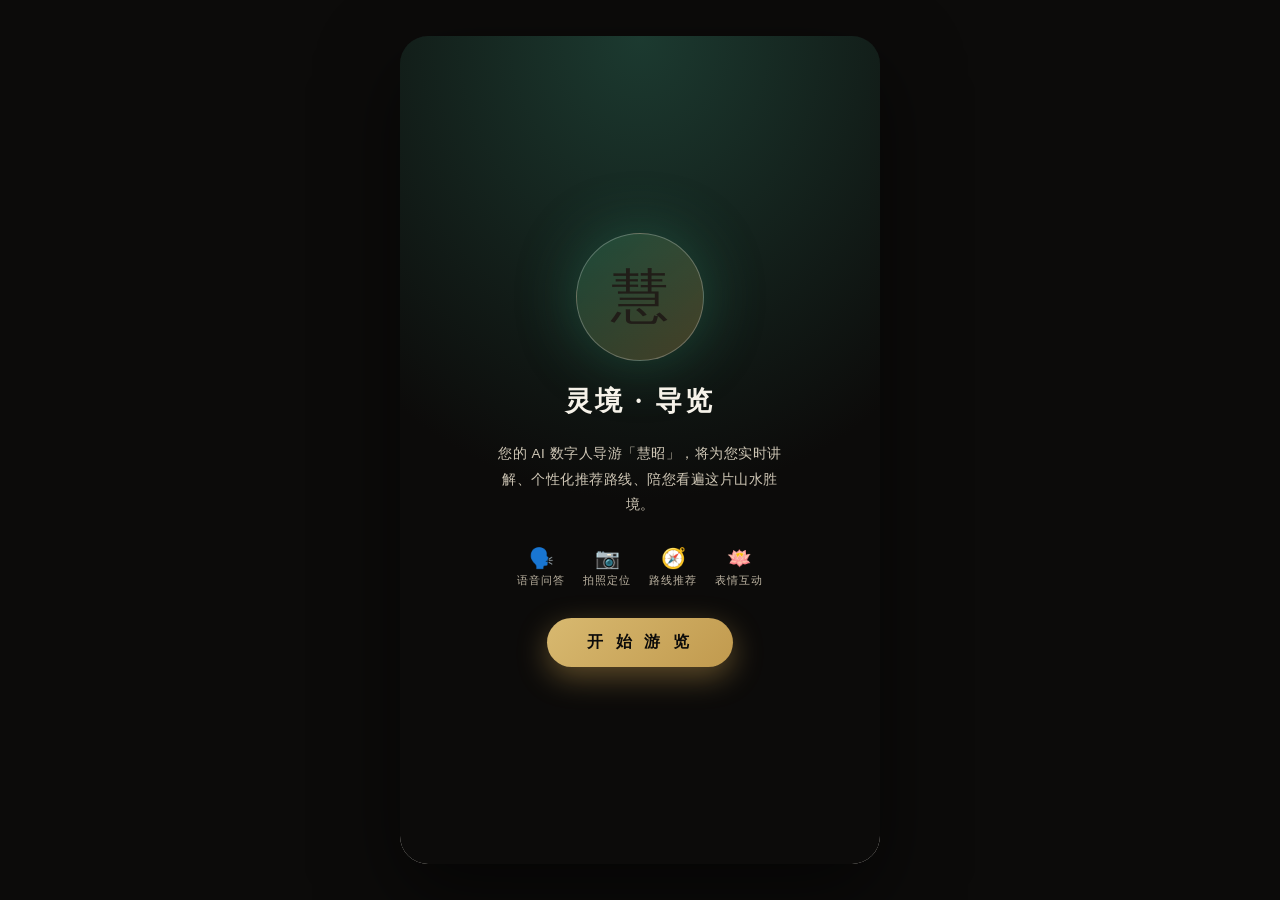
<file: app.html>
<!DOCTYPE html>
<html lang="zh-CN">
<head>
<meta charset="UTF-8">
<meta name="viewport" content="width=device-width, initial-scale=1.0, maximum-scale=1.0, user-scalable=no, viewport-fit=cover">
<title>灵境·导览 — AI 数字人导游</title>
<style>
  :root{
    --ink:#211d18; --ink2:#5b5347; --paper:#f6f2e9; --paper2:#efe9db;
    --jade:#2f8f6b; --jade-d:#247257; --gold:#c19a4e; --gold-l:#d8b970;
    --line:rgba(33,29,24,.10); --glass:rgba(255,255,255,.62); --glass-d:rgba(28,24,20,.42);
    --shadow:0 8px 30px rgba(33,29,24,.16); --r:18px;
  }
  *{box-sizing:border-box;-webkit-tap-highlight-color:transparent;margin:0;padding:0;}
  html,body{height:100%;}
  body{
    font-family:-apple-system,BlinkMacSystemFont,"PingFang SC","Noto Sans SC","Microsoft YaHei",sans-serif;
    color:var(--ink); background:#0c0b0a; overflow:hidden;
    display:flex; align-items:center; justify-content:center;
  }
  .serif{font-family:"Songti SC","Noto Serif SC",Georgia,"Times New Roman",serif;}
  /* 手机外的桌面：居中竖屏画框，演示更精致 */
  .app{position:relative; width:100%; height:100%; max-width:480px; height:100dvh; max-height:100dvh;
       overflow:hidden; background:#111;}
  @media(min-width:520px){ .app{height:92vh; max-height:920px; border-radius:28px; box-shadow:0 30px 80px rgba(0,0,0,.55);} }

  /* ── 数字人主视觉（全屏背景视频）── */
  #video{position:absolute; inset:0; width:100%; height:100%; object-fit:cover; background:#0c0b0a; z-index:0;}
  .scrim{position:absolute; inset:0; z-index:1; pointer-events:none;
    background:linear-gradient(180deg, rgba(12,11,10,.55) 0%, rgba(12,11,10,0) 22% 60%, rgba(12,11,10,.78) 100%);}

  /* ── 顶栏（玻璃）── */
  .top{position:absolute; top:0; left:0; right:0; z-index:5; padding:calc(env(safe-area-inset-top) + 12px) 14px 12px;
       display:flex; align-items:center; gap:10px;}
  .brand{display:flex; align-items:center; gap:8px; color:#fff; text-shadow:0 1px 8px rgba(0,0,0,.4);}
  .brand .logo{width:30px;height:30px;border-radius:9px;display:grid;place-items:center;font-size:17px;
    background:linear-gradient(135deg,var(--jade),var(--jade-d)); box-shadow:0 3px 10px rgba(47,143,107,.5);}
  .brand b{font-size:16px; letter-spacing:.5px;}
  .brand small{display:block;font-size:10px;opacity:.85;font-weight:400;letter-spacing:2px;}
  .seg{margin-left:auto; display:flex; gap:6px;}
  .chip-sel{position:relative;}
  .chip-sel select{appearance:none; border:none; outline:none; cursor:pointer;
    background:var(--glass); backdrop-filter:blur(12px); -webkit-backdrop-filter:blur(12px);
    color:var(--ink); font-size:12.5px; font-weight:600; padding:7px 26px 7px 12px; border-radius:20px;
    box-shadow:var(--shadow);}
  .chip-sel::after{content:"▾"; position:absolute; right:10px; top:50%; transform:translateY(-50%);
    pointer-events:none; font-size:10px; color:var(--ink2);}

  .status{position:absolute; top:calc(env(safe-area-inset-top) + 56px); left:14px; z-index:5;
    display:flex; align-items:center; gap:6px; font-size:11px; color:#fff; opacity:.9;
    background:rgba(0,0,0,.35); padding:4px 10px; border-radius:20px; backdrop-filter:blur(6px);}
  .dot{width:7px;height:7px;border-radius:50%;background:#e0573e;}
  .dot.on{background:#46c08a; box-shadow:0 0 0 4px rgba(70,192,138,.25);}

  /* ── 字幕 + 状态标 ── */
  .caption{position:absolute; left:14px; right:14px; bottom:158px; z-index:4;}
  .tags{display:flex; gap:6px; flex-wrap:wrap; margin-bottom:8px;}
  .tag{font-size:11px; font-weight:600; color:#fff; padding:4px 10px; border-radius:20px;
    background:var(--glass-d); backdrop-filter:blur(8px); display:inline-flex; gap:4px; align-items:center;}
  .tag.loc{background:rgba(193,154,78,.82);}
  .tag.emo{background:rgba(47,143,107,.82);}
  .tag.tm{background:rgba(28,24,20,.62);}
  .bubble{background:var(--glass); backdrop-filter:blur(16px); -webkit-backdrop-filter:blur(16px);
    border:1px solid rgba(255,255,255,.5); border-radius:16px; padding:13px 15px; box-shadow:var(--shadow);
    font-size:15.5px; line-height:1.62; color:var(--ink); max-height:34vh; overflow-y:auto;
    white-space:pre-wrap; word-break:break-word;}
  .bubble.empty{color:var(--ink2); font-size:14.5px;}

  /* ── 底部输入坞 ── */
  .dock{position:absolute; left:0; right:0; bottom:0; z-index:6;
    padding:10px 12px calc(env(safe-area-inset-bottom) + 12px);
    background:linear-gradient(180deg, rgba(246,242,233,0), rgba(246,242,233,.92) 38%);}
  .sugg{display:flex; gap:7px; overflow-x:auto; padding:2px 2px 9px; scrollbar-width:none;}
  .sugg::-webkit-scrollbar{display:none;}
  .sugg button{flex:0 0 auto; border:1px solid var(--line); background:rgba(255,255,255,.85);
    color:var(--ink); font-size:12.5px; font-weight:600; padding:7px 13px; border-radius:20px;
    box-shadow:0 2px 8px rgba(33,29,24,.06); cursor:pointer; transition:.15s;}
  .sugg button:active{transform:scale(.95); background:var(--jade); color:#fff; border-color:var(--jade);}
  .bar{display:flex; align-items:center; gap:8px; background:#fff; border-radius:26px; padding:6px 6px 6px 16px;
    box-shadow:0 6px 22px rgba(33,29,24,.14); border:1px solid var(--line);}
  .bar input{flex:1; border:none; outline:none; background:transparent; font-size:15.5px; color:var(--ink); min-width:0;}
  .bar input::placeholder{color:#9c9384;}
  .icon{width:40px;height:40px;flex:0 0 auto;border:none;border-radius:50%;display:grid;place-items:center;
    font-size:19px;cursor:pointer;background:var(--paper2);color:var(--ink);transition:.15s;}
  .icon:disabled{opacity:.4;}
  .icon:active{transform:scale(.92);}
  .icon.go{background:linear-gradient(135deg,var(--jade),var(--jade-d));color:#fff;width:46px;height:46px;font-size:20px;
    box-shadow:0 4px 14px rgba(47,143,107,.5);}
  .icon.mic.recording{background:#e0573e;color:#fff;animation:pulse 1s infinite;}
  .icon.mic.recognizing{background:var(--gold);color:#fff;}
  @keyframes pulse{0%,100%{box-shadow:0 0 0 0 rgba(224,87,62,.5)}50%{box-shadow:0 0 0 9px rgba(224,87,62,0)}}

  /* 浮动：行程游记 */
  .fab{position:absolute; right:14px; bottom:182px; z-index:6; width:48px; height:48px; border-radius:50%;
    border:none; background:var(--glass); backdrop-filter:blur(12px); box-shadow:var(--shadow);
    font-size:21px; display:grid; place-items:center; cursor:pointer;}
  .fab:active{transform:scale(.92);}

  /* ── 开场封面 ── */
  .cover{position:absolute; inset:0; z-index:20; background:radial-gradient(120% 80% at 50% 0%, #1c3a30, #0c0b0a 70%);
    display:flex; flex-direction:column; align-items:center; justify-content:center; gap:22px; text-align:center; padding:30px;}
  .cover .ring{width:128px;height:128px;border-radius:50%;display:grid;place-items:center;font-size:58px;
    background:linear-gradient(135deg, rgba(47,143,107,.35), rgba(193,154,78,.3));
    border:1px solid rgba(255,255,255,.25); box-shadow:0 0 60px rgba(47,143,107,.4);}
  .cover h1{color:#f6f2e9; font-size:27px; letter-spacing:3px; font-weight:700;}
  .cover p{color:#cfc7b6; font-size:13.5px; line-height:1.9; max-width:300px; letter-spacing:.5px;}
  .cover .start{margin-top:8px; border:none; cursor:pointer; color:#0c0b0a; font-size:16px; font-weight:700;
    padding:14px 40px; border-radius:30px; letter-spacing:4px;
    background:linear-gradient(135deg,var(--gold-l),var(--gold)); box-shadow:0 10px 30px rgba(193,154,78,.45);}
  .cover .feats{display:flex; gap:18px; color:#bdb4a2; font-size:11px; margin-top:6px;}
  .cover .feats span{display:flex;flex-direction:column;align-items:center;gap:4px;font-size:20px;}
  .cover .feats small{font-size:10.5px;letter-spacing:1px;}
  .spin{display:none; color:#cfc7b6; font-size:13px; align-items:center; gap:8px;}
  .spin .l{width:16px;height:16px;border:2px solid rgba(255,255,255,.25);border-top-color:var(--gold-l);
    border-radius:50%;animation:rot .8s linear infinite;}
  @keyframes rot{to{transform:rotate(360deg)}}

  /* ── 行程游记弹层 ── */
  .sheet-mask{position:absolute; inset:0; z-index:30; background:rgba(12,11,10,.5); backdrop-filter:blur(3px);
    display:none; align-items:flex-end;}
  .sheet-mask.show{display:flex;}
  .sheet{width:100%; background:var(--paper); border-radius:24px 24px 0 0; padding:8px 18px calc(env(safe-area-inset-bottom) + 22px);
    max-height:80%; overflow-y:auto; box-shadow:0 -10px 40px rgba(0,0,0,.3);}
  .sheet .grip{width:40px;height:4px;border-radius:4px;background:#d8d0bf;margin:8px auto 14px;}
  .sheet h3{font-size:20px; text-align:center; margin-bottom:4px; letter-spacing:1px;}
  .sheet .sub{font-size:12px;color:var(--ink2);text-align:center;margin-bottom:16px;}
  .sheet .body{font-size:15px;line-height:1.85;color:var(--ink);white-space:pre-wrap;}
  .toast{position:absolute;left:50%;bottom:230px;transform:translateX(-50%);z-index:40;
    background:rgba(28,24,20,.9);color:#fff;font-size:13px;padding:9px 16px;border-radius:20px;
    opacity:0;transition:.3s;pointer-events:none;}
  .toast.show{opacity:1;}
</style>
</head>
<body>
<div class="app">
  <video id="video" autoplay playsinline></video>
  <div class="scrim"></div>

  <!-- 顶栏 -->
  <div class="top">
    <div class="brand">
      <span class="logo">🪷</span>
      <div><b class="serif">灵境·导览</b><small>SMART GUIDE</small></div>
    </div>
    <div class="seg">
      <span class="chip-sel"><select id="scenic" onchange="onScenic()">
        <option value="lingshan">灵山胜境</option>
        <option value="nihuawan">拈花湾</option>
        <option value="xihu">西湖</option>
        <option value="huangshan">黄山</option>
        <option value="gugong">故宫</option>
      </select></span>
      <span class="chip-sel"><select id="grp">
        <option value="adult">独自/成人</option>
        <option value="family_kids">亲子同行</option>
        <option value="senior">陪伴长辈</option>
        <option value="couple">情侣出游</option>
      </select></span>
    </div>
  </div>
  <div class="status"><span class="dot" id="dot"></span><span id="stat">未连接</span></div>

  <!-- 行程游记 -->
  <button class="fab" id="fab" onclick="openTrip()" disabled title="生成电子游记">📔</button>

  <!-- 字幕区 -->
  <div class="caption">
    <div class="tags" id="tags"></div>
    <div class="bubble empty" id="reply">连接后，慧昭会主动与您打招呼。可语音、打字提问，或拍照让我帮您定位讲解。</div>
  </div>

  <!-- 底部输入坞 -->
  <div class="dock">
    <div class="sugg" id="sugg"></div>
    <div class="bar">
      <input id="msg" placeholder="问点什么…" onkeydown="if(event.key==='Enter')ask()">
      <button class="icon cam" id="cam" onclick="$('camfile').click()" disabled title="拍照定位">📷</button>
      <button class="icon mic" id="mic" onclick="toggleVoice()" disabled title="语音提问">🎤</button>
      <button class="icon go" id="send" onclick="ask()" disabled title="发送">➤</button>
    </div>
    <input type="file" id="camfile" accept="image/*" capture="environment" style="display:none" onchange="onPhoto(this.files[0])">
  </div>

  <!-- 开场封面 -->
  <div class="cover" id="cover">
    <div class="ring serif">慧</div>
    <h1 class="serif">灵境 · 导览</h1>
    <p>您的 AI 数字人导游「慧昭」，将为您实时讲解、个性化推荐路线、陪您看遍这片山水胜境。</p>
    <div class="feats">
      <span>🗣️<small>语音问答</small></span>
      <span>📷<small>拍照定位</small></span>
      <span>🧭<small>路线推荐</small></span>
      <span>🪷<small>表情互动</small></span>
    </div>
    <button class="start" id="startBtn" onclick="connect()">开 始 游 览</button>
    <div class="spin" id="spin"><span class="l"></span><span id="spinTxt">正在唤醒慧昭…</span></div>
  </div>

  <div class="toast" id="toast"></div>

  <!-- 行程游记弹层 -->
  <div class="sheet-mask" id="tripMask" onclick="if(event.target===this)this.classList.remove('show')">
    <div class="sheet">
      <div class="grip"></div>
      <h3 class="serif">📔 我的电子游记</h3>
      <div class="sub" id="tripSub">慧昭为您记录这趟旅程</div>
      <div class="body" id="tripBody">生成中…</div>
    </div>
  </div>
</div>

<script>
const $=id=>document.getElementById(id);
const HOST=location.hostname;
const BR='http://'+HOST+':9000';           // 桥接层
const FLV=BR+'/stream.flv';                 // 经桥接反代的 HTTP-FLV（带 CORS）
const sessionid='0';                        // RTMP 单路固定 sessionid
let player=null, connected=false;

const scenicName={lingshan:'灵山胜境',nihuawan:'拈花湾',xihu:'西湖',huangshan:'黄山',gugong:'故宫'};
const SUGG=[
  {t:'这里有什么必看的',q:'这个景区有哪些必看的景点和看点？'},
  {t:'帮我推荐路线',q:'请根据我的同行情况，帮我推荐一条游览路线。'},
  {t:'讲个历史故事',q:'给我讲一个这里的历史文化故事吧。'},
  {t:'现在人多吗',q:'现在景区人多吗？怎么错开人流高峰？'},
  {t:'附近吃什么',q:'附近有什么特色美食或值得一试的小吃？'},
];
function renderSugg(){ $('sugg').innerHTML=SUGG.map((s,i)=>`<button onclick="quick(${i})">${s.t}</button>`).join(''); }
function quick(i){ $('msg').value=SUGG[i].q; ask(); }
function gt(){ return $('grp').value; }
function sc(){ return $('scenic').value; }

function setStatus(t,on){ $('stat').textContent=t; $('dot').className='dot'+(on?' on':''); }
function toast(t){ const e=$('toast'); e.textContent=t; e.classList.add('show'); setTimeout(()=>e.classList.remove('show'),1900); }
function setTags(html){ $('tags').innerHTML=html; }
function showReply(t,empty){ const r=$('reply'); r.textContent=t; r.classList.toggle('empty',!!empty); }

// 打字机揭示（让最终回复有"在说"的流畅感）
let typer=null;
function typeReply(text){
  if(typer) clearInterval(typer);
  const r=$('reply'); r.classList.remove('empty'); r.textContent='';
  let i=0; typer=setInterval(()=>{ r.textContent=text.slice(0,i++); r.scrollTop=r.scrollHeight;
    if(i>text.length){ clearInterval(typer); typer=null; } }, 22);
}

// ── 连接：mpegts.js 播 HTTP-FLV ──
function connect(){
  $('startBtn').style.display='none'; $('spin').style.display='flex'; setStatus('连接中…',false);
  if(window.mpegts){ startPlay(); return; }
  const s=document.createElement('script');
  s.src='http://'+HOST+':8010/mpegts-1.7.3.min.js';
  s.onload=startPlay;
  s.onerror=()=>{ $('spinTxt').textContent='播放器加载失败，请重试'; $('startBtn').style.display='block'; $('spin').style.display='none'; };
  document.head.appendChild(s);
}
function startPlay(){
  if(!window.mpegts||!mpegts.isSupported()){ $('spinTxt').textContent='浏览器不支持，请用 Chrome/微信'; return; }
  player=mpegts.createPlayer({type:'flv',url:FLV,isLive:true,enableStashBuffer:false});
  player.attachMediaElement($('video'));
  player.load();
  player.play().then(()=>{ $('video').muted=false; }).catch(()=>{});
  connected=true; setStatus('已连接 '+scenicName[sc()],true);
  ['send','mic','cam','fab'].forEach(id=>$(id).disabled=false);
  setTimeout(()=>{ $('cover').style.display='none'; }, 700);
  setTimeout(greet, 1600);
}

// ── 主动迎宾 ──
let greeted=false;
async function greet(){
  if(greeted) return; greeted=true;
  try{
    const g=await (await fetch(`/trip/greeting?scenic_id=${sc()}&group_type=${gt()}`)).json();
    if(g.text){ setTags('<span class="tag emo">🪷 主动迎宾</span>'); typeReply(g.text);
      drive('/live/say',{sessionid,text:g.text,scenic_id:sc()}); }
  }catch(e){}
}
function drive(path,body){ return fetch(BR+path,{method:'POST',headers:{'Content-Type':'application/json'},body:JSON.stringify(body)}).catch(()=>{}); }

// ── 提问 → 桥接 /live/ask → 数字人开口 ──
let busy=false;
async function ask(){
  const msg=$('msg').value.trim(); if(!msg||busy) return;
  if(!connected){ toast('请先开始游览'); return; }
  busy=true; $('send').disabled=true; setTags('<span class="tag">慧昭思考中…</span>'); showReply('…',true);
  const t0=Date.now();
  try{
    const r=await fetch(BR+'/live/ask',{method:'POST',headers:{'Content-Type':'application/json'},
      body:JSON.stringify({sessionid,message:msg,scenic_id:sc(),group_type:gt()})});
    const d=await r.json();
    if(!r.ok){ showReply('出了点小状况：'+(d.detail||r.status)); return; }
    const dt=((Date.now()-t0)/1000).toFixed(1);
    typeReply(d.reply||'(无回答)');
    setTags(`<span class="tag">${intentLabel(d.intent)}</span><span class="tag emo">${emoLabel(d.emotion)}</span><span class="tag tm">⏱ ${dt}s</span>`);
    $('msg').value='';
  }catch(e){ showReply('网络好像断开了，请重试'); }
  finally{ busy=false; $('send').disabled=false; }
}
const INTENT={qa:'💬 问答',navigation:'🧭 指路',recommend:'✨ 推荐',empathy:'🤝 关怀',chitchat:'😊 闲聊'};
const EMO={happy:'😊 开心',excited:'🤩 兴奋',neutral:'🙂 平静',calm:'🙂 平静',curious:'🤔 好奇',empathetic:'🥰 关切',apologetic:'🙏 抱歉',concerned:'🥺 关切'};
function intentLabel(i){return INTENT[i]||'💬 问答';}
function emoLabel(e){return EMO[e]||'🙂 平静';}

function onScenic(){ if(connected){ setStatus('已连接 '+scenicName[sc()],true); greeted=false; greet(); } }

// ── 语音输入 + 能量 VAD 自动断句 ──
let micState='idle',mediaStream=null,mr=null,chunks=[],audioCtx=null,rafId=null,wantTr=false;
function setMic(s){ micState=s; const b=$('mic'); b.className='icon mic'+(s==='idle'?'':' '+s);
  b.textContent = s==='recognizing'?'⏳':(s==='recording'?'⏺':'🎤'); }
async function toggleVoice(){
  if(micState!=='idle'){ stopVoice(false); return; }
  if(!connected){ toast('请先开始游览'); return; }
  try{ mediaStream=await navigator.mediaDevices.getUserMedia({audio:{noiseSuppression:true,echoCancellation:true}}); }
  catch(e){ toast('麦克风不可用（需 HTTPS 或 localhost）'); return; }
  chunks=[]; wantTr=false; mr=new MediaRecorder(mediaStream);
  mr.ondataavailable=e=>{ if(e.data.size) chunks.push(e.data); }; mr.onstop=onRecStop; mr.start();
  setMic('listening'); toast('请说话，说完自动识别');
  audioCtx=new (window.AudioContext||window.webkitAudioContext)();
  const src=audioCtx.createMediaStreamSource(mediaStream), an=audioCtx.createAnalyser();
  an.fftSize=512; src.connect(an); const buf=new Uint8Array(an.fftSize);
  const VOICE_TH=0.018,MIN_SPEECH=300,SILENCE_HOLD=800,MAX_MS=12000;
  let spoke=false,sStart=0,lastV=performance.now(),t0=performance.now();
  (function loop(){
    if(micState==='idle')return;
    an.getByteTimeDomainData(buf); let sum=0; for(let i=0;i<buf.length;i++){const v=(buf[i]-128)/128;sum+=v*v;}
    const rms=Math.sqrt(sum/buf.length),now=performance.now();
    if(rms>VOICE_TH){ lastV=now; if(!spoke){spoke=true;sStart=now;setMic('recording');} }
    if(spoke&&(now-sStart)>MIN_SPEECH&&(now-lastV)>SILENCE_HOLD){ stopVoice(true); return; }
    if((now-t0)>MAX_MS){ stopVoice(spoke); return; }
    rafId=requestAnimationFrame(loop);
  })();
}
function stopVoice(tr){ wantTr=tr; if(rafId){cancelAnimationFrame(rafId);rafId=null;}
  if(audioCtx){audioCtx.close().catch(()=>{});audioCtx=null;}
  if(mr&&mr.state!=='inactive')mr.stop(); else cleanupMic(); }
function cleanupMic(){ if(mediaStream){mediaStream.getTracks().forEach(t=>t.stop());mediaStream=null;} }
async function onRecStop(){
  cleanupMic();
  if(!wantTr||!chunks.length){ setMic('idle'); return; }
  setMic('recognizing'); setTags('<span class="tag">识别语音…</span>');
  const fd=new FormData(); fd.append('file',new Blob(chunks,{type:'audio/webm'}),'voice.webm'); fd.append('scenic_id',sc());
  try{ const d=await (await fetch('/asr',{method:'POST',body:fd})).json(); setMic('idle');
    if(d.text&&d.text.trim()){ $('msg').value=d.text.trim(); ask(); }
    else { setTags(''); toast('没听清，请再说一次'); } }
  catch(e){ setMic('idle'); toast('识别失败'); }
}

// ── 拍照视觉定位 + 口语指路 ──
async function onPhoto(file){
  if(!file)return; if(!connected){ toast('请先开始游览'); return; }
  $('cam').disabled=true; setTags('<span class="tag">📷 识别画面…</span>'); showReply('正在看您拍的画面…',true);
  const t0=Date.now();
  try{
    const dataUrl=await new Promise((res,rej)=>{const r=new FileReader();r.onload=()=>res(r.result);r.onerror=rej;r.readAsDataURL(file);});
    const b64=dataUrl.slice(dataUrl.indexOf(',')+1); const m=/data:image\/(\w+);/.exec(dataUrl); const fmt=m?m[1]:'jpeg';
    const r=await fetch('/chat/image',{method:'POST',headers:{'Content-Type':'application/json'},
      body:JSON.stringify({session_id:'app',scenic_id:sc(),image_b64:b64,image_format:fmt,
        question:'我面前是什么？帮我定位、讲解，并指引我接下来去哪。'})});
    const d=await r.json();
    if(!r.ok){ showReply('识别出错：'+(d.detail||r.status)); return; }
    const dt=((Date.now()-t0)/1000).toFixed(1);
    typeReply(d.reply||'(无结果)');
    setTags((d.location?`<span class="tag loc">📍 ${d.location}</span>`:'<span class="tag">未定位</span>')
      +`<span class="tag emo">${emoLabel(d.emotion)}</span><span class="tag tm">⏱ ${dt}s</span>`);
    if(d.reply) drive('/live/say',{sessionid,text:d.reply,scenic_id:sc()});
  }catch(e){ showReply('识别失败：'+e.message); }
  finally{ $('cam').disabled=false; $('camfile').value=''; }
}

// ── 行程游记 ──
async function openTrip(){
  $('tripMask').classList.add('show'); $('tripSub').textContent=scenicName[sc()]+' · 慧昭为您记录';
  $('tripBody').textContent='慧昭正在为您回顾这趟旅程…';
  try{
    const d=await (await fetch(`/trip/summary?session_id=app&scenic_id=${sc()}`)).json();
    $('tripBody').textContent=d.summary||d.text||'这趟旅程才刚开始，多和慧昭聊聊、多拍几张照片，游记会更精彩哦～';
  }catch(e){ $('tripBody').textContent='游记生成失败，请稍后再试。'; }
}

renderSugg();
</script>
</body>
</html>
</file>
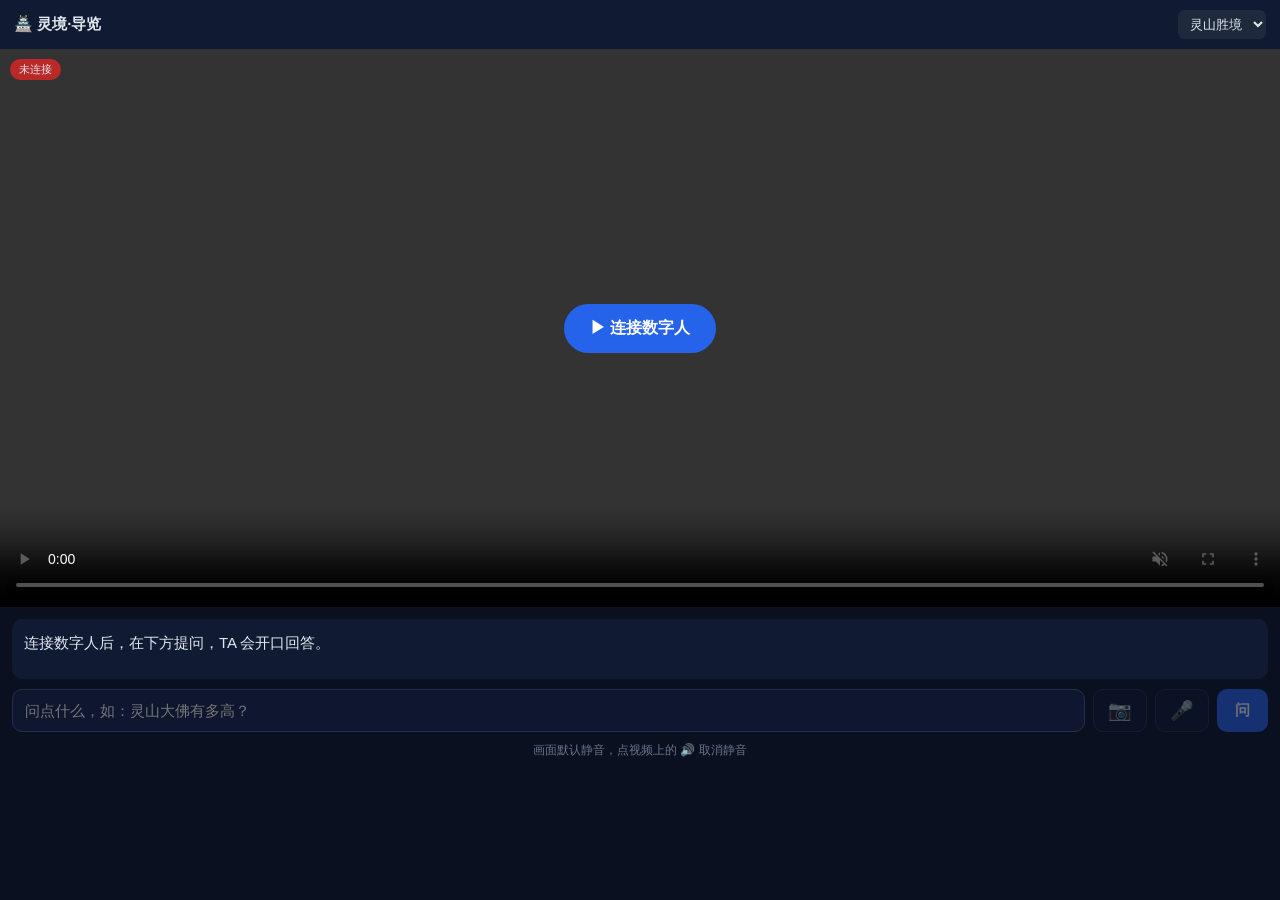
<file: talk.html>
<!DOCTYPE html>
<html lang="zh-CN">
<head>
<meta charset="UTF-8">
<meta name="viewport" content="width=device-width, initial-scale=1.0, maximum-scale=1.0, user-scalable=no">
<title>智游·导览 — 数字人</title>
<style>
  *{box-sizing:border-box;-webkit-tap-highlight-color:transparent;margin:0;padding:0;}
  body{font-family:-apple-system,"PingFang SC",sans-serif;background:#0b1020;color:#e2e8f0;
       min-height:100vh;display:flex;flex-direction:column;}
  header{padding:10px 14px;background:#111a33;display:flex;align-items:center;gap:10px;}
  header b{font-size:15px;}
  header select{margin-left:auto;background:#1e293b;color:#e2e8f0;border:none;padding:6px 8px;border-radius:6px;font-size:13px;}
  .stage{position:relative;background:#000;width:100%;aspect-ratio:9/16;max-height:62vh;overflow:hidden;}
  .stage video{width:100%;height:100%;object-fit:contain;background:#000;}
  .badge{position:absolute;top:10px;left:10px;font-size:11px;padding:3px 9px;border-radius:20px;background:rgba(0,0,0,.55);z-index:2;}
  .badge.on{background:rgba(22,163,74,.85);} .badge.off{background:rgba(220,38,38,.8);}
  .overlay{position:absolute;inset:0;display:flex;align-items:center;justify-content:center;z-index:3;}
  .overlay button{background:#2563eb;color:#fff;border:none;padding:14px 26px;border-radius:30px;font-size:16px;font-weight:700;}
  .pills{position:absolute;bottom:8px;left:8px;right:8px;display:flex;gap:6px;flex-wrap:wrap;z-index:2;}
  .pill{font-size:11px;padding:3px 9px;border-radius:20px;background:rgba(37,99,235,.85);}
  .pill.emo{background:rgba(245,158,11,.85);} .pill.tm{background:rgba(15,23,42,.85);}
  .panel{flex:1;padding:12px;display:flex;flex-direction:column;gap:10px;}
  .reply{background:#111a33;border-radius:10px;padding:12px;font-size:15px;line-height:1.6;min-height:60px;
         white-space:pre-wrap;word-break:break-word;}
  .ask{display:flex;gap:8px;}
  .ask input{flex:1;padding:12px;border:1px solid #243049;border-radius:10px;background:#0f1730;color:#e2e8f0;font-size:15px;}
  .ask button{background:#2563eb;color:#fff;border:none;padding:0 18px;border-radius:10px;font-size:15px;font-weight:600;}
  .ask button:disabled{opacity:.4;}
  .ask button.mic{background:#0f1730;border:1px solid #243049;color:#e2e8f0;padding:0 14px;font-size:19px;}
  .ask button.mic.listening{border-color:#2563eb;background:#13224a;}
  .ask button.mic.recording{background:#dc2626;border-color:#dc2626;color:#fff;animation:pulse 1s infinite;}
  .ask button.mic.recognizing{background:#f59e0b;border-color:#f59e0b;color:#fff;}
  @keyframes pulse{0%,100%{opacity:1}50%{opacity:.45}}
  .hint{font-size:12px;color:#64748b;text-align:center;}
</style>
</head>
<body>
<header>
  <b>🏯 灵境·导览</b>
  <select id="scenic">
    <option value="lingshan">灵山胜境</option>
    <option value="nihuawan">拈花湾</option>
    <option value="xihu">西湖</option>
    <option value="huangshan">黄山</option>
    <option value="gugong">故宫</option>
  </select>
</header>

<div class="stage">
  <video id="video" autoplay playsinline muted controls></video>
  <span class="badge off" id="badge">未连接</span>
  <div class="overlay" id="overlay"><button onclick="connect()">▶ 连接数字人</button></div>
  <div class="pills" id="pills"></div>
</div>

<div class="panel">
  <div class="reply" id="reply">连接数字人后，在下方提问，TA 会开口回答。</div>
  <div class="ask">
    <input id="msg" placeholder="问点什么，如：灵山大佛有多高？" onkeydown="if(event.key==='Enter')ask()">
    <button id="cam" class="mic" onclick="$('camfile').click()" disabled title="拍照定位">📷</button>
    <button id="mic" class="mic" onclick="toggleVoice()" disabled title="语音提问">🎤</button>
    <button id="send" onclick="ask()" disabled>问</button>
  </div>
  <input type="file" id="camfile" accept="image/*" capture="environment" style="display:none" onchange="onPhoto(this.files[0])">
  <div class="hint" id="hint">画面默认静音，点视频上的 🔊 取消静音</div>
</div>

<script>
const $=id=>document.getElementById(id);
const HOST=location.hostname;
const BR='http://'+HOST+':9000';                          // 桥接层
const FLV=BR+'/stream.flv';                                // 经桥接反代的 HTTP-FLV（带 CORS，绕开 SRS 跨源拦截）
const sessionid='0';                                      // RTMP 模式单路固定 sessionid
let player=null;

function setBadge(t,c){ const b=$('badge'); b.textContent=t; b.className='badge '+(c||''); }

// ── 连接：用 mpegts.js 播放 SRS 的 HTTP-FLV 流（绕开 WebRTC）──────
function connect(){
  $('overlay').style.display='none'; setBadge('连接中…','');
  if(window.mpegts){ startPlay(); return; }
  // 从 LiveTalking(:8010) 取 mpegts.js
  const s=document.createElement('script');
  s.src='http://'+HOST+':8010/mpegts-1.7.3.min.js';
  s.onload=startPlay;
  s.onerror=()=>{ setBadge('播放器加载失败','off'); $('overlay').style.display='flex'; };
  document.head.appendChild(s);
}
function startPlay(){
  if(!window.mpegts||!mpegts.isSupported()){ setBadge('浏览器不支持FLV','off'); return; }
  player=mpegts.createPlayer({type:'flv',url:FLV,isLive:true,enableStashBuffer:false});
  player.attachMediaElement($('video'));
  player.load();
  player.play().then(()=>{ $('video').muted=false; }).catch(()=>{});
  setBadge('已连接 ●','on'); $('send').disabled=false; $('mic').disabled=false; $('cam').disabled=false;
  $('hint').textContent='🎤 语音提问 · 📷 拍照定位讲解 · 或打字提问';
  setTimeout(greet, 1500);   // 连上后稍候，让数字人主动开口迎宾
}

// ── 主动迎宾：连接成功后数字人微笑打招呼+自我介绍+邀请 ──────────
let greeted=false;
async function greet(){
  if(greeted) return; greeted=true;
  try{
    const g=await (await fetch(`/trip/greeting?scenic_id=${$('scenic').value}&group_type=adult`)).json();
    if(g.text){
      $('reply').textContent=g.text;
      $('pills').innerHTML='<span class="pill emo">主动迎宾</span>';
      fetch(BR+'/live/say',{method:'POST',headers:{'Content-Type':'application/json'},
        body:JSON.stringify({sessionid,text:g.text,scenic_id:$('scenic').value})}).catch(()=>{});
    }
  }catch(e){/* 迎宾失败不影响主流程 */}
}

// ── 提问 → 桥接 /live/ask → 数字人开口（注入到这路直播流）──────
async function ask(){
  const msg=$('msg').value.trim(); if(!msg) return;
  if(!player){ alert('请先连接数字人'); return; }
  $('send').disabled=true; $('pills').innerHTML=''; $('reply').textContent='思考中…';
  const t0=Date.now();
  try{
    const r=await fetch(BR+'/live/ask',{method:'POST',headers:{'Content-Type':'application/json'},
      body:JSON.stringify({sessionid,message:msg,scenic_id:$('scenic').value})});
    const d=await r.json();
    if(!r.ok){ $('reply').textContent='出错：'+(d.detail||r.status); return; }
    const dt=((Date.now()-t0)/1000).toFixed(1);
    $('reply').textContent=d.reply||'(无回答)';
    $('pills').innerHTML=`<span class="pill">意图 ${d.intent||'-'}</span>`
      +`<span class="pill emo">情绪 ${d.emotion||'-'}</span>`
      +`<span class="pill tm">⏱ ${dt}s</span>`;
    $('msg').value='';
  }catch(e){ $('reply').textContent='请求失败：'+e.message; }
  finally{ $('send').disabled=false; }
}

// ── 语音输入 + VAD 自动断句 ───────────────────────────────────────
// 能量检测 VAD：实时算麦克风音频 RMS，检测到说话→开始计时；
// 说完静音保持 SILENCE_HOLD 毫秒即判定一句话结束→自动停录→转写→自动发问。
// 零依赖、离线可用、移动端兼容（对标 OpenAvatarChat 的 Silero-VAD 角色，能量版）。
let micState='idle', mediaStream=null, mr=null, chunks=[], audioCtx=null, rafId=null, wantTranscribe=false;
function setMic(s){ micState=s; const b=$('mic');
  b.className='mic'+(s==='idle'?'':' '+s);
  b.textContent = s==='recognizing' ? '⏳' : '🎤';
}
async function toggleVoice(){
  if(micState!=='idle'){ stopVoice(false); return; }   // 再点一次 = 取消
  try{
    mediaStream=await navigator.mediaDevices.getUserMedia({audio:{noiseSuppression:true,echoCancellation:true}});
  }catch(e){ alert('麦克风不可用（需 localhost 或 HTTPS 访问）：'+e.message); return; }
  chunks=[]; wantTranscribe=false;
  mr=new MediaRecorder(mediaStream);
  mr.ondataavailable=e=>{ if(e.data.size) chunks.push(e.data); };
  mr.onstop=onRecStop;
  mr.start();
  setMic('listening'); $('hint').textContent='请说话…（说完会自动识别）';

  audioCtx=new (window.AudioContext||window.webkitAudioContext)();
  const src=audioCtx.createMediaStreamSource(mediaStream);
  const an=audioCtx.createAnalyser(); an.fftSize=512; src.connect(an);
  const buf=new Uint8Array(an.fftSize);
  // 阈值与时序（演示环境调过的经验值）
  // SILENCE_HOLD：说完静音多久判定一句结束。500ms 省 ~0.3s 端到端延迟，
  // 适合游客短问句；若出现「话没说完被打断」，调回 650~800。
  const VOICE_TH=0.018, MIN_SPEECH=300, SILENCE_HOLD=500, MAX_MS=12000;
  let spoke=false, speechStart=0, lastVoice=performance.now(), t0=performance.now();
  function loop(){
    if(micState==='idle') return;
    an.getByteTimeDomainData(buf);
    let sum=0; for(let i=0;i<buf.length;i++){ const v=(buf[i]-128)/128; sum+=v*v; }
    const rms=Math.sqrt(sum/buf.length), now=performance.now();
    if(rms>VOICE_TH){ lastVoice=now; if(!spoke){ spoke=true; speechStart=now; setMic('recording'); } }
    if(spoke && (now-speechStart)>MIN_SPEECH && (now-lastVoice)>SILENCE_HOLD){ stopVoice(true); return; }
    if((now-t0)>MAX_MS){ stopVoice(spoke); return; }   // 兜底上限，防卡死
    rafId=requestAnimationFrame(loop);
  }
  rafId=requestAnimationFrame(loop);
}
function stopVoice(transcribe){
  wantTranscribe=transcribe;
  if(rafId){ cancelAnimationFrame(rafId); rafId=null; }
  if(audioCtx){ audioCtx.close().catch(()=>{}); audioCtx=null; }
  if(mr && mr.state!=='inactive'){ mr.stop(); }        // 触发 onRecStop
  else { cleanupMic(); }
}
function cleanupMic(){ if(mediaStream){ mediaStream.getTracks().forEach(t=>t.stop()); mediaStream=null; } }
async function onRecStop(){
  cleanupMic();
  if(!wantTranscribe || !chunks.length){ setMic('idle'); $('hint').textContent='🎤 点麦克风语音提问，或打字提问'; return; }
  setMic('recognizing'); $('hint').textContent='识别中…';
  const fd=new FormData();
  fd.append('file', new Blob(chunks,{type:'audio/webm'}), 'voice.webm');
  fd.append('scenic_id', $('scenic').value);
  try{
    const r=await fetch('/asr',{method:'POST',body:fd});  // 同源 :8000，直接 /asr
    const d=await r.json();
    setMic('idle');
    if(d.text && d.text.trim()){ $('msg').value=d.text.trim(); ask(); }   // 识别成功 → 自动发问
    else { $('reply').textContent='没听清，请再说一次'; $('hint').textContent='🎤 再试一次'; }
  }catch(e){ setMic('idle'); $('reply').textContent='识别失败：'+e.message; }
}
// ── 拍照视觉定位 + 口语指路（创新三 / AR-lite）──────────────────
// 拍照 → /chat/image 出「定位+讲解+指路」文字 + 📍位置 → 桥接 /live/say 让数字人开口说
async function onPhoto(file){
  if(!file) return;
  if(!player){ alert('请先连接数字人'); return; }
  $('cam').disabled=true; $('pills').innerHTML=''; $('reply').textContent='识别画面中…';
  const t0=Date.now();
  try{
    const dataUrl=await new Promise((res,rej)=>{const r=new FileReader();r.onload=()=>res(r.result);r.onerror=rej;r.readAsDataURL(file);});
    const b64=dataUrl.slice(dataUrl.indexOf(',')+1);
    const m=/data:image\/(\w+);/.exec(dataUrl); const fmt=m?m[1]:'jpeg';
    const r=await fetch('/chat/image',{method:'POST',headers:{'Content-Type':'application/json'},
      body:JSON.stringify({session_id:'talk',scenic_id:$('scenic').value,image_b64:b64,image_format:fmt,
        question:'我面前是什么？帮我定位、讲解，并指引我接下来去哪。'})});
    const d=await r.json();
    if(!r.ok){ $('reply').textContent='出错：'+(d.detail||r.status); return; }
    const dt=((Date.now()-t0)/1000).toFixed(1);
    $('reply').textContent=d.reply||'(无结果)';
    $('pills').innerHTML=(d.location?`<span class="pill">📍 ${d.location}</span>`:`<span class="pill emo">未定位</span>`)
      +`<span class="pill emo">情绪 ${d.emotion||'-'}</span>`+`<span class="pill tm">⏱ ${dt}s</span>`;
    if(d.reply){ fetch(BR+'/live/say',{method:'POST',headers:{'Content-Type':'application/json'},
      body:JSON.stringify({sessionid,text:d.reply,scenic_id:$('scenic').value})}).catch(()=>{}); }
  }catch(e){ $('reply').textContent='识别失败：'+e.message; }
  finally{ $('cam').disabled=false; $('camfile').value=''; }
}
</script>
</body>
</html>
</file>
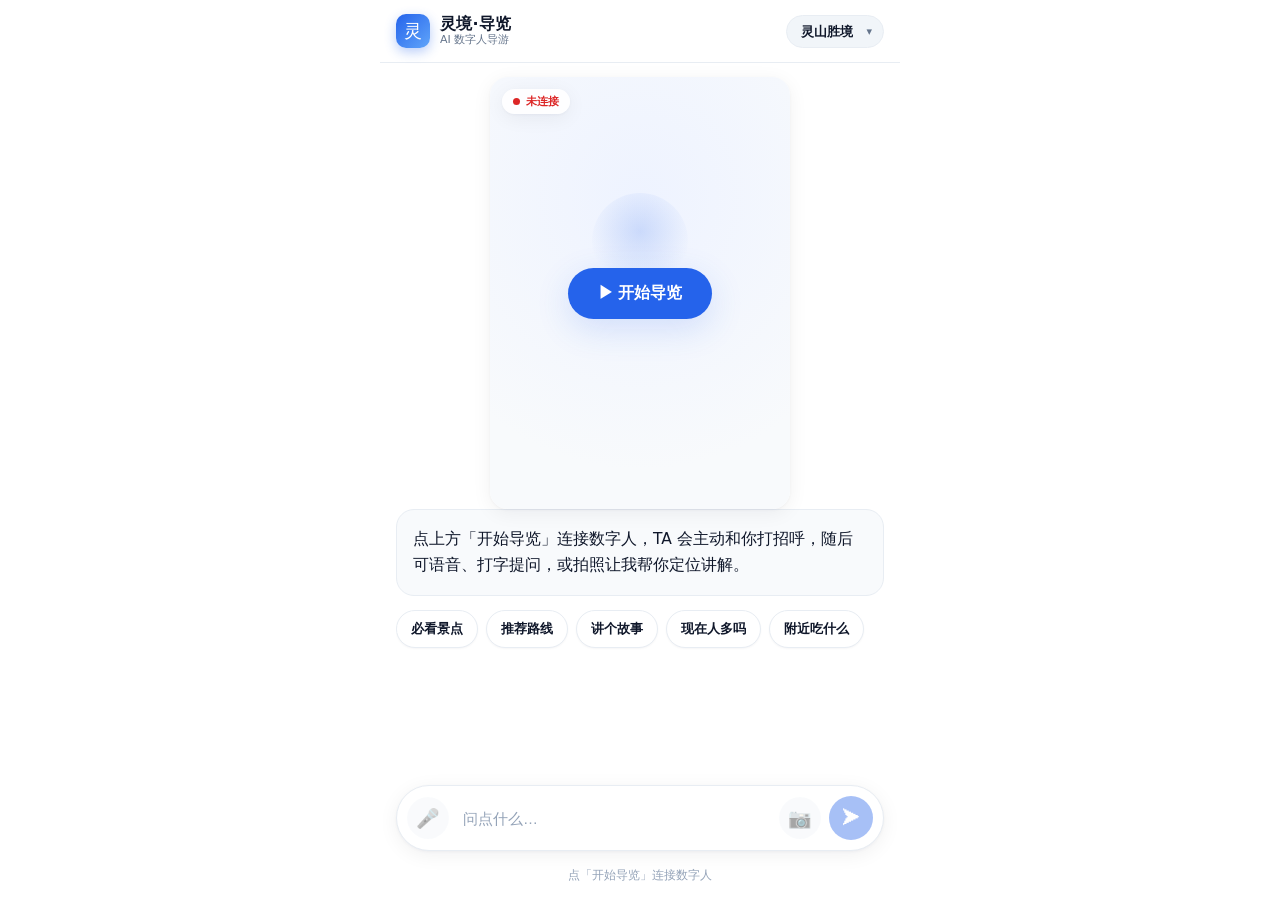
<file: talk_mobile.html>
<!DOCTYPE html>
<html lang="zh-CN">
<head>
<meta charset="UTF-8">
<meta name="viewport" content="width=device-width, initial-scale=1.0, maximum-scale=1.0, user-scalable=no">
<title>智游·导览 — 数字人</title>
<style>
  :root{
    --bg:#FFFFFF; --surface:#F8FAFC; --surface-2:#F1F5F9;
    --text:#0F172A; --text-2:#64748B; --border:#E8EDF3;
    --primary:#2563EB; --primary-ink:#1D4ED8;
    --success:#16A34A; --danger:#DC2626; --amber:#D97706;
    --r:18px; --r-sm:12px; --pill:999px;
    --shadow:0 4px 20px rgba(15,23,42,.06), 0 1px 3px rgba(15,23,42,.04);
    --shadow-lg:0 10px 34px rgba(37,99,235,.16);
  }
  *{box-sizing:border-box;-webkit-tap-highlight-color:transparent;margin:0;padding:0;}
  html,body{height:100%;}
  body{font-family:-apple-system,"PingFang SC",system-ui,sans-serif;background:var(--bg);color:var(--text);
       min-height:100dvh;display:flex;flex-direction:column;max-width:520px;margin:0 auto;
       padding-bottom:env(safe-area-inset-bottom);}

  /* 顶栏 */
  header{position:sticky;top:0;z-index:10;display:flex;align-items:center;gap:10px;
         padding:14px 16px calc(14px) 16px;background:rgba(255,255,255,.86);
         backdrop-filter:saturate(180%) blur(14px);-webkit-backdrop-filter:saturate(180%) blur(14px);
         border-bottom:1px solid var(--border);}
  .logo{width:34px;height:34px;border-radius:10px;flex:none;display:grid;place-items:center;
        background:linear-gradient(135deg,#2563EB,#60A5FA);color:#fff;font-size:18px;
        box-shadow:0 4px 12px rgba(37,99,235,.32);}
  .brand{display:flex;flex-direction:column;line-height:1.15;}
  .brand b{font-size:16px;font-weight:700;letter-spacing:.2px;}
  .brand span{font-size:11px;color:var(--text-2);}
  .scenic{margin-left:auto;position:relative;}
  .scenic select{appearance:none;-webkit-appearance:none;background:var(--surface-2);color:var(--text);
        border:1px solid var(--border);padding:8px 30px 8px 14px;border-radius:var(--pill);
        font-size:13px;font-weight:600;}
  .scenic::after{content:"▾";position:absolute;right:12px;top:50%;transform:translateY(-50%);
        color:var(--text-2);font-size:11px;pointer-events:none;}

  /* 数字人舞台 */
  .stage{position:relative;margin:14px auto 0;border-radius:var(--r);overflow:hidden;
         width:min(78vw,300px);aspect-ratio:9/16;max-height:48dvh;
         background:radial-gradient(120% 90% at 50% 28%,#EEF3FF,#F8FAFC 70%);
         box-shadow:var(--shadow);}
  .stage video{width:100%;height:100%;object-fit:cover;display:block;background:transparent;}
  /* 未连接时舞台中央的占位（柔和品牌感，替代黑框） */
  .stage::before{content:"";position:absolute;left:50%;top:38%;transform:translate(-50%,-50%);
        width:96px;height:96px;border-radius:50%;
        background:radial-gradient(circle at 50% 40%,rgba(37,99,235,.18),rgba(37,99,235,0) 70%);}
  .stage.playing::before{display:none;}
  .badge{position:absolute;top:12px;left:12px;z-index:3;display:inline-flex;align-items:center;gap:6px;
         font-size:11px;font-weight:600;padding:5px 11px;border-radius:var(--pill);
         background:rgba(255,255,255,.92);color:var(--text-2);box-shadow:var(--shadow);}
  .badge::before{content:"";width:7px;height:7px;border-radius:50%;background:var(--text-2);}
  .badge.on{color:var(--success);} .badge.on::before{background:var(--success);box-shadow:0 0 0 3px rgba(22,163,74,.18);}
  .badge.off{color:var(--danger);} .badge.off::before{background:var(--danger);}

  .overlay{position:absolute;inset:0;z-index:4;display:flex;align-items:center;justify-content:center;}
  .overlay button{display:inline-flex;align-items:center;gap:8px;background:var(--primary);color:#fff;border:none;
         padding:15px 30px;border-radius:var(--pill);font-size:16px;font-weight:700;
         box-shadow:var(--shadow-lg);cursor:pointer;transition:transform .15s,box-shadow .15s;}
  .overlay button:active{transform:scale(.96);}

  .pills{position:absolute;left:12px;right:12px;bottom:12px;z-index:3;display:flex;gap:6px;flex-wrap:wrap;}
  .pill{font-size:11px;font-weight:600;padding:5px 10px;border-radius:var(--pill);
        background:rgba(255,255,255,.92);color:var(--primary);box-shadow:var(--shadow);}
  .pill.emo{color:var(--amber);} .pill.tm{color:var(--text-2);}

  /* 内容区 */
  .panel{flex:1;padding:0 16px 16px;display:flex;flex-direction:column;gap:14px;}
  .reply{background:var(--surface);border:1px solid var(--border);border-radius:var(--r);
         padding:16px;font-size:15.5px;line-height:1.7;min-height:72px;color:var(--text);
         white-space:pre-wrap;word-break:break-word;}
  .reply.thinking{color:var(--text-2);}
  .dots span{display:inline-block;width:6px;height:6px;margin:0 2px;border-radius:50%;
        background:var(--text-2);animation:blink 1.2s infinite both;}
  .dots span:nth-child(2){animation-delay:.2s;} .dots span:nth-child(3){animation-delay:.4s;}
  @keyframes blink{0%,80%,100%{opacity:.25;transform:translateY(0);}40%{opacity:1;transform:translateY(-3px);}}

  /* 建议快问 */
  .chips{display:flex;gap:8px;overflow-x:auto;padding-bottom:2px;-webkit-overflow-scrolling:touch;scrollbar-width:none;}
  .chips::-webkit-scrollbar{display:none;}
  .chip{flex:none;font-size:13px;font-weight:600;color:var(--text);background:var(--bg);
        border:1px solid var(--border);padding:9px 14px;border-radius:var(--pill);white-space:nowrap;
        box-shadow:0 1px 2px rgba(15,23,42,.04);cursor:pointer;transition:.15s;}
  .chip:active{background:var(--surface-2);transform:scale(.97);}

  /* 输入坞 */
  .dock{position:sticky;bottom:0;display:flex;align-items:center;gap:8px;
        padding:10px;margin-top:auto;background:var(--bg);border:1px solid var(--border);
        border-radius:var(--pill);box-shadow:var(--shadow);}
  .dock input{flex:1;min-width:0;border:none;background:transparent;color:var(--text);font-size:15px;padding:8px 6px;}
  .dock input::placeholder{color:#94A3B8;}
  .iconbtn{width:42px;height:42px;flex:none;display:grid;place-items:center;border:none;border-radius:50%;
        background:var(--surface-2);color:var(--text);font-size:19px;cursor:pointer;transition:.15s;}
  .iconbtn:disabled{opacity:.4;}
  .iconbtn:active{transform:scale(.92);}
  .iconbtn.listening{background:#DBEAFE;color:var(--primary);}
  .iconbtn.recording{background:var(--danger);color:#fff;animation:pulse 1s infinite;}
  .iconbtn.recognizing{background:#FEF3C7;color:var(--amber);}
  .send{width:44px;height:44px;flex:none;display:grid;place-items:center;border:none;border-radius:50%;
        background:var(--primary);color:#fff;font-size:18px;cursor:pointer;box-shadow:var(--shadow-lg);transition:.15s;}
  .send:disabled{opacity:.4;box-shadow:none;}
  .send:active{transform:scale(.92);}
  @keyframes pulse{0%,100%{opacity:1}50%{opacity:.5}}
  .hint{font-size:12px;color:#94A3B8;text-align:center;padding-top:2px;}
</style>
</head>
<body>
<header>
  <div class="logo">灵</div>
  <div class="brand"><b>灵境·导览</b><span>AI 数字人导游</span></div>
  <div class="scenic">
    <select id="scenic">
      <option value="lingshan">灵山胜境</option>
      <option value="nihuawan">拈花湾</option>
      <option value="xihu">西湖</option>
      <option value="huangshan">黄山</option>
      <option value="gugong">故宫</option>
    </select>
  </div>
</header>

<div class="stage">
  <!-- iOS→HLS 原生 / 安卓→mpegts.js FLV（connect() 内按平台选）-->
  <video id="video" playsinline webkit-playsinline></video>
  <span class="badge off" id="badge">未连接</span>
  <div class="overlay" id="overlay"><button onclick="connect()">▶ 开始导览</button></div>
  <div class="pills" id="pills"></div>
</div>

<div class="panel">
  <div class="reply" id="reply">点上方「开始导览」连接数字人，TA 会主动和你打招呼，随后可语音、打字提问，或拍照让我帮你定位讲解。</div>

  <div class="chips" id="chips">
    <button class="chip" onclick="quickAsk(this)" data-q="这个景区有哪些必看的景点？">必看景点</button>
    <button class="chip" onclick="quickAsk(this)" data-q="帮我推荐一条游览路线">推荐路线</button>
    <button class="chip" onclick="quickAsk(this)" data-q="给我讲一个这里的历史故事">讲个故事</button>
    <button class="chip" onclick="quickAsk(this)" data-q="现在景区人多吗？怎么错峰？">现在人多吗</button>
    <button class="chip" onclick="quickAsk(this)" data-q="附近有什么特色美食？">附近吃什么</button>
  </div>

  <div class="dock">
    <button id="mic" class="iconbtn" onclick="toggleVoice()" disabled title="语音提问">🎤</button>
    <input id="msg" placeholder="问点什么…" onkeydown="if(event.key==='Enter')ask()">
    <button id="cam" class="iconbtn" onclick="$('camfile').click()" disabled title="拍照定位">📷</button>
    <button id="send" class="send" onclick="ask()" disabled>➤</button>
  </div>
  <input type="file" id="camfile" accept="image/*" capture="environment" style="display:none" onchange="onPhoto(this.files[0])">
  <div class="hint" id="hint">点「开始导览」连接数字人</div>
</div>

<script>
const $=id=>document.getElementById(id);
// 全部走同源（经桥接 :9000 反代到各后端）：单源 https，零 mixed-content。
//   /hls/*        → SRS HLS（iOS 原生播放）
//   /stream.flv   → SRS FLV（安卓 mpegts.js 播放）
//   /vendor/mpegts.js → 安卓 FLV 播放器
//   /live/ask|say → 桥接自身
//   /rag/*        → RAG 后端（/asr /trip/greeting /chat/image）
const HLS='/hls/livestream_ios.m3u8';    // iOS HLS：中继流(360x640低分辨率/1s GOP/48kHz)，低延迟+iOS可播
const FLV='/stream.flv';                 // 安卓走 HTTP-FLV（低延迟，<5s 走这条）
const sessionid='0';                    // RTMP 单路固定 sessionid
let started=false, player=null;

// 平台检测：iOS Safari 原生播 HLS、不支持 MSE/FLV；安卓 Chromium 反之。
const isIOS = /iP(hone|ad|od)/.test(navigator.userAgent)
           || (navigator.platform==='MacIntel' && navigator.maxTouchPoints>1);

function setBadge(t,c){ const b=$('badge'); b.textContent=t; b.className='badge '+(c||''); }
function onConnected(){
  started=true; setBadge('已连接 ●','on');
  document.querySelector('.stage').classList.add('playing');
  $('send').disabled=false; $('mic').disabled=false; $('cam').disabled=false;
  $('hint').textContent='🎤 语音提问 · 📷 拍照定位讲解 · 或打字提问';
  setTimeout(greet,1500);
}
function onPlayFail(msg){
  setBadge('播放失败','off'); $('overlay').style.display='flex';
  $('reply').textContent='画面播放失败：'+msg;
}

// ── 连接：iOS 走原生 HLS，安卓走 mpegts.js FLV。均在点击手势里 play()（允许带声音）──
function connect(){
  $('overlay').style.display='none'; setBadge('连接中…','');
  const v=$('video');
  v.onwaiting=()=>setBadge('缓冲中…','');
  v.onplaying=()=>setBadge('已连接 ●','on');
  if(isIOS){
    v.onerror=()=>setBadge('画面错误','off');
    v.src=HLS; v.load();
    v.play().then(onConnected).catch(e=>onPlayFail(e&&e.message||e));
  }else{
    startFlv(v);   // 安卓：动态加载播放器
  }
}
function startFlv(v){
  if(window.mpegts){ playFlv(v); return; }
  const s=document.createElement('script');
  s.src='/vendor/mpegts.js';
  s.onload=()=>playFlv(v);
  s.onerror=()=>onPlayFail('FLV 播放器加载失败');
  document.head.appendChild(s);
}
function playFlv(v){
  if(!window.mpegts||!mpegts.isSupported()){ onPlayFail('浏览器不支持 FLV(MSE)'); return; }
  player=mpegts.createPlayer({type:'flv',url:FLV,isLive:true,enableStashBuffer:false});
  player.attachMediaElement(v);
  player.load();
  player.play().then(onConnected).catch(e=>onPlayFail(e&&e.message||e));
  player.on(mpegts.Events.ERROR,()=>setBadge('画面错误','off'));
}

// ── 主动迎宾 ──────────────────────────────────────────────────────
let greeted=false;
async function greet(){
  if(greeted) return; greeted=true;
  try{
    const g=await (await fetch(`/rag/trip/greeting?scenic_id=${$('scenic').value}&group_type=adult`)).json();
    if(g.text){
      showReply(g.text);
      $('pills').innerHTML='<span class="pill emo">主动迎宾</span>';
      fetch('/live/say',{method:'POST',headers:{'Content-Type':'application/json'},
        body:JSON.stringify({sessionid,text:g.text,scenic_id:$('scenic').value,emotion:g.emotion||'happy'})}).catch(()=>{});
    }
  }catch(e){/* 迎宾失败不影响主流程 */}
}

// 思考态：动画三点
function showThinking(){
  $('reply').classList.add('thinking');
  $('reply').innerHTML='慧昭正在思考 <span class="dots"><span></span><span></span><span></span></span>';
}
function showReply(t){ $('reply').classList.remove('thinking'); $('reply').textContent=t; }

// 建议快问
function quickAsk(el){ $('msg').value=el.dataset.q; ask(); }

// ── 提问 → 桥接 /live/ask → 数字人开口 ────────────────────────────
async function ask(){
  const msg=$('msg').value.trim(); if(!msg) return;
  if(!started){ alert('请先连接数字人'); return; }
  $('send').disabled=true; $('pills').innerHTML=''; showThinking();
  const t0=Date.now();
  try{
    const r=await fetch('/live/ask',{method:'POST',headers:{'Content-Type':'application/json'},
      body:JSON.stringify({sessionid,message:msg,scenic_id:$('scenic').value})});
    const d=await r.json();
    if(!r.ok){ showReply('出错：'+(d.detail||r.status)); return; }
    const dt=((Date.now()-t0)/1000).toFixed(1);
    showReply(d.reply||'(无回答)');
    $('pills').innerHTML=`<span class="pill">意图 ${d.intent||'-'}</span>`
      +`<span class="pill emo">情绪 ${d.emotion||'-'}</span>`
      +`<span class="pill tm">⏱ ${dt}s</span>`;
    $('msg').value='';
  }catch(e){ showReply('请求失败：'+e.message); }
  finally{ $('send').disabled=false; }
}

// ── 语音输入 + 能量 VAD 自动断句 ──────────────────────────────────
let micState='idle', mediaStream=null, mr=null, chunks=[], audioCtx=null, rafId=null, wantTranscribe=false;
function setMic(s){ micState=s; const b=$('mic');
  b.className='iconbtn'+(s==='idle'?'':' '+s);
  b.textContent = s==='recognizing' ? '⏳' : '🎤';
}
async function toggleVoice(){
  if(micState!=='idle'){ stopVoice(false); return; }
  try{
    mediaStream=await navigator.mediaDevices.getUserMedia({audio:{noiseSuppression:true,echoCancellation:true}});
  }catch(e){ alert('麦克风不可用（需 HTTPS 访问）：'+e.message); return; }
  chunks=[]; wantTranscribe=false;
  mr=new MediaRecorder(mediaStream);
  mr.ondataavailable=e=>{ if(e.data.size) chunks.push(e.data); };
  mr.onstop=onRecStop;
  mr.start();
  setMic('listening'); $('hint').textContent='请说话…（说完会自动识别）';

  audioCtx=new (window.AudioContext||window.webkitAudioContext)();
  const src=audioCtx.createMediaStreamSource(mediaStream);
  const an=audioCtx.createAnalyser(); an.fftSize=512; src.connect(an);
  const buf=new Uint8Array(an.fftSize);
  // SILENCE_HOLD 500ms 省 ~0.3s 延迟；若说话被提前打断，调回 650~800
  const VOICE_TH=0.018, MIN_SPEECH=300, SILENCE_HOLD=500, MAX_MS=12000;
  let spoke=false, speechStart=0, lastVoice=performance.now(), t0=performance.now();
  function loop(){
    if(micState==='idle') return;
    an.getByteTimeDomainData(buf);
    let sum=0; for(let i=0;i<buf.length;i++){ const v=(buf[i]-128)/128; sum+=v*v; }
    const rms=Math.sqrt(sum/buf.length), now=performance.now();
    if(rms>VOICE_TH){ lastVoice=now; if(!spoke){ spoke=true; speechStart=now; setMic('recording'); } }
    if(spoke && (now-speechStart)>MIN_SPEECH && (now-lastVoice)>SILENCE_HOLD){ stopVoice(true); return; }
    if((now-t0)>MAX_MS){ stopVoice(spoke); return; }
    rafId=requestAnimationFrame(loop);
  }
  rafId=requestAnimationFrame(loop);
}
function stopVoice(transcribe){
  wantTranscribe=transcribe;
  if(rafId){ cancelAnimationFrame(rafId); rafId=null; }
  if(audioCtx){ audioCtx.close().catch(()=>{}); audioCtx=null; }
  if(mr && mr.state!=='inactive'){ mr.stop(); }
  else { cleanupMic(); }
}
function cleanupMic(){ if(mediaStream){ mediaStream.getTracks().forEach(t=>t.stop()); mediaStream=null; } }
async function onRecStop(){
  cleanupMic();
  if(!wantTranscribe || !chunks.length){ setMic('idle'); $('hint').textContent='🎤 点麦克风语音提问，或打字提问'; return; }
  setMic('recognizing'); $('hint').textContent='识别中…';
  const fd=new FormData();
  fd.append('file', new Blob(chunks,{type:'audio/webm'}), 'voice.webm');
  fd.append('scenic_id', $('scenic').value);
  try{
    const r=await fetch('/rag/asr',{method:'POST',body:fd});
    const d=await r.json();
    setMic('idle');
    if(d.text && d.text.trim()){ $('msg').value=d.text.trim(); ask(); }
    else { showReply('没听清，请再说一次'); $('hint').textContent='🎤 再试一次'; }
  }catch(e){ setMic('idle'); showReply('识别失败：'+e.message); }
}

// ── 拍照视觉定位 + 口语指路 ───────────────────────────────────────
async function onPhoto(file){
  if(!file) return;
  if(!started){ alert('请先连接数字人'); return; }
  $('cam').disabled=true; $('pills').innerHTML=''; $('reply').classList.add('thinking'); $('reply').textContent='识别画面中…';
  const t0=Date.now();
  try{
    const dataUrl=await new Promise((res,rej)=>{const r=new FileReader();r.onload=()=>res(r.result);r.onerror=rej;r.readAsDataURL(file);});
    const b64=dataUrl.slice(dataUrl.indexOf(',')+1);
    const m=/data:image\/(\w+);/.exec(dataUrl); const fmt=m?m[1]:'jpeg';
    const r=await fetch('/rag/chat/image',{method:'POST',headers:{'Content-Type':'application/json'},
      body:JSON.stringify({session_id:'talk',scenic_id:$('scenic').value,image_b64:b64,image_format:fmt,
        question:'我面前是什么？帮我定位、讲解，并指引我接下来去哪。'})});
    const d=await r.json();
    if(!r.ok){ showReply('出错：'+(d.detail||r.status)); return; }
    const dt=((Date.now()-t0)/1000).toFixed(1);
    showReply(d.reply||'(无结果)');
    $('pills').innerHTML=(d.location?`<span class="pill">📍 ${d.location}</span>`:`<span class="pill emo">未定位</span>`)
      +`<span class="pill emo">情绪 ${d.emotion||'-'}</span>`+`<span class="pill tm">⏱ ${dt}s</span>`;
    if(d.reply){ fetch('/live/say',{method:'POST',headers:{'Content-Type':'application/json'},
      body:JSON.stringify({sessionid,text:d.reply,scenic_id:$('scenic').value,emotion:d.emotion||'neutral'})}).catch(()=>{}); }
  }catch(e){ showReply('识别失败：'+e.message); }
  finally{ $('cam').disabled=false; $('camfile').value=''; }
}
</script>
</body>
</html>
</file>
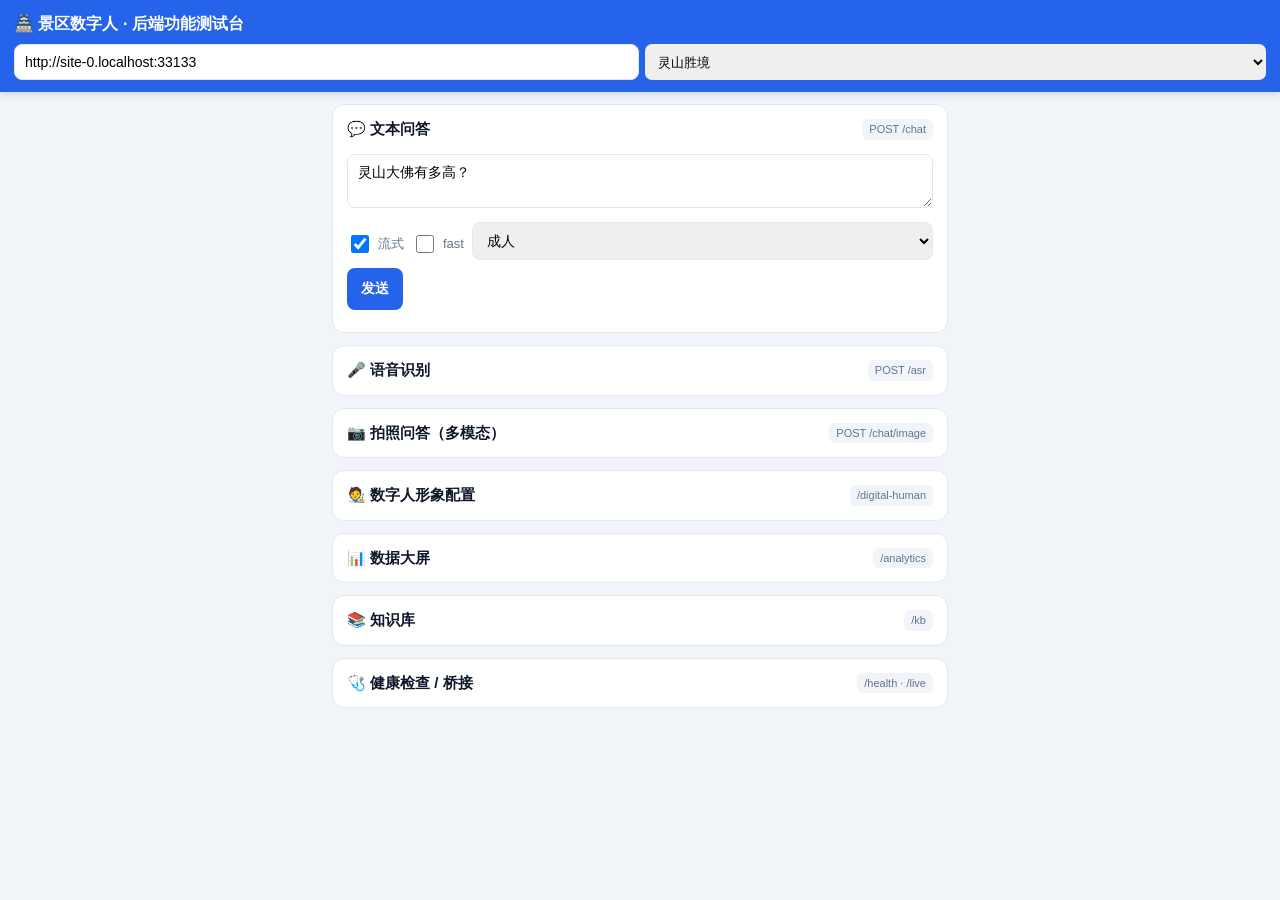
<file: test_mobile.html>
<!DOCTYPE html>
<html lang="zh-CN">
<head>
<meta charset="UTF-8">
<meta name="viewport" content="width=device-width, initial-scale=1.0, maximum-scale=1.0, user-scalable=no">
<title>景区数字人 · 后端功能测试台</title>
<style>
  :root{ --pri:#2563eb; --pri-d:#1e40af; --bg:#f1f5f9; --card:#fff; --line:#e2e8f0; --ok:#16a34a; --err:#dc2626; --muted:#64748b; }
  *{ box-sizing:border-box; -webkit-tap-highlight-color:transparent; }
  body{ margin:0; font-family:-apple-system,"PingFang SC","Microsoft YaHei",sans-serif;
        background:var(--bg); color:#0f172a; font-size:15px; line-height:1.5; padding-bottom:40px; }
  header{ position:sticky; top:0; z-index:10; background:var(--pri); color:#fff; padding:12px 14px;
          box-shadow:0 2px 8px rgba(0,0,0,.15); }
  header h1{ margin:0 0 8px; font-size:16px; font-weight:700; }
  .cfg{ display:flex; gap:6px; flex-wrap:wrap; }
  .cfg input,.cfg select{ flex:1; min-width:120px; padding:7px 9px; border:none; border-radius:7px; font-size:13px; }
  main{ max-width:640px; margin:0 auto; padding:12px; }
  .card{ background:var(--card); border:1px solid var(--line); border-radius:12px; margin-bottom:12px; overflow:hidden; }
  .card>summary{ list-style:none; padding:13px 14px; font-weight:600; cursor:pointer; display:flex;
                 align-items:center; justify-content:space-between; user-select:none; }
  .card>summary::-webkit-details-marker{ display:none; }
  .card>summary .tag{ font-size:11px; color:var(--muted); font-weight:400; background:var(--bg); padding:2px 7px; border-radius:6px; }
  .body{ padding:0 14px 14px; }
  label{ display:block; font-size:12px; color:var(--muted); margin:8px 0 3px; }
  input[type=text],textarea,select{ width:100%; padding:9px 10px; border:1px solid var(--line);
        border-radius:8px; font-size:14px; font-family:inherit; }
  textarea{ resize:vertical; min-height:54px; }
  .row{ display:flex; gap:8px; flex-wrap:wrap; align-items:center; }
  .row>*{ flex:1; }
  button{ background:var(--pri); color:#fff; border:none; padding:10px 14px; border-radius:8px;
          font-size:14px; font-weight:600; cursor:pointer; min-height:42px; }
  button:active{ background:var(--pri-d); }
  button.sec{ background:#fff; color:var(--pri); border:1.5px solid var(--pri); }
  button.rec{ background:var(--err); }
  .chk{ display:flex; align-items:center; gap:6px; flex:0 0 auto; font-size:13px; color:var(--muted); }
  .chk input{ width:18px; height:18px; }
  .out{ margin-top:10px; background:#0f172a; color:#e2e8f0; border-radius:8px; padding:10px 12px;
        font-size:12.5px; white-space:pre-wrap; word-break:break-word; max-height:300px; overflow:auto;
        font-family:ui-monospace,Menlo,Consolas,monospace; display:none; }
  .out.show{ display:block; }
  .pills{ display:flex; gap:6px; flex-wrap:wrap; margin-top:8px; }
  .pill{ font-size:12px; padding:3px 9px; border-radius:20px; background:#e0e7ff; color:var(--pri-d); }
  .pill.emo{ background:#fef3c7; color:#92400e; }
  .hint{ font-size:11.5px; color:var(--muted); margin-top:6px; }
  .grid2{ display:grid; grid-template-columns:1fr 1fr; gap:8px; }
  img.preview{ max-width:100%; border-radius:8px; margin-top:8px; display:none; }
</style>
</head>
<body>
<header>
  <h1>🏯 景区数字人 · 后端功能测试台</h1>
  <div class="cfg">
    <input type="text" id="base" placeholder="API 地址">
    <select id="scenic">
      <option value="lingshan">灵山胜境</option>
      <option value="nihuawan">拈花湾</option>
      <option value="xihu">西湖</option>
      <option value="huangshan">黄山</option>
      <option value="gugong">故宫</option>
    </select>
  </div>
</header>
<main>

  <!-- 文本问答 -->
  <details class="card" open>
    <summary>💬 文本问答 <span class="tag">POST /chat</span></summary>
    <div class="body">
      <textarea id="q" placeholder="问点什么，如：灵山大佛有多高？">灵山大佛有多高？</textarea>
      <div class="row" style="margin-top:8px">
        <label class="chk"><input type="checkbox" id="stream" checked>流式</label>
        <label class="chk"><input type="checkbox" id="fast">fast</label>
        <select id="group" style="flex:2">
          <option value="adult">成人</option>
          <option value="family_kids">亲子</option>
          <option value="senior">老年</option>
          <option value="couple">情侣</option>
        </select>
      </div>
      <button style="margin-top:8px" onclick="ask()">发送</button>
      <div id="chatPills" class="pills"></div>
      <div class="out" id="chatOut"></div>
    </div>
  </details>

  <!-- 语音问答 -->
  <details class="card">
    <summary>🎤 语音识别 <span class="tag">POST /asr</span></summary>
    <div class="body">
      <div class="row">
        <button id="recBtn" onclick="toggleRec()">● 按住录音</button>
        <button class="sec" onclick="document.getElementById('audioFile').click()">选音频文件</button>
      </div>
      <input type="file" id="audioFile" accept="audio/*" style="display:none" onchange="asrFile(this.files[0])">
      <p class="hint">手机浏览器录音需 HTTPS 或 localhost；http 公网访问请用「选音频文件」。识别后自动填入上方问答框。</p>
      <div class="out" id="asrOut"></div>
    </div>
  </details>

  <!-- 拍照问答 -->
  <details class="card">
    <summary>📷 拍照问答（多模态）<span class="tag">POST /chat/image</span></summary>
    <div class="body">
      <input type="file" id="imgFile" accept="image/*" capture="environment" onchange="pickImg(this.files[0])">
      <img class="preview" id="imgPrev">
      <label>问题</label>
      <input type="text" id="imgQ" value="这是哪个景点？请介绍一下">
      <button style="margin-top:8px" onclick="askImg()">识别并问答</button>
      <div class="out" id="imgOut"></div>
    </div>
  </details>

  <!-- 数字人形象配置 -->
  <details class="card">
    <summary>🧑‍🎨 数字人形象配置 <span class="tag">/digital-human</span></summary>
    <div class="body">
      <button class="sec" onclick="loadPresets()">加载形象/音色选项</button>
      <label>形象</label><select id="avatar"></select>
      <label>音色</label><select id="voice"></select>
      <div class="row" style="margin-top:8px">
        <button onclick="getConfig()">读取当前</button>
        <button onclick="putConfig()">保存配置</button>
      </div>
      <div class="out" id="dhOut"></div>
    </div>
  </details>

  <!-- 数据大屏 -->
  <details class="card">
    <summary>📊 数据大屏 <span class="tag">/analytics</span></summary>
    <div class="body">
      <div class="grid2">
        <button class="sec" onclick="ana('dashboard')">概览</button>
        <button class="sec" onclick="ana('hot-topics')">热门问答</button>
        <button class="sec" onclick="ana('sentiment-trend')">情感趋势</button>
        <button class="sec" onclick="ana('knowledge-gaps')">知识盲区</button>
        <button class="sec" onclick="ana('alerts')">情绪预警</button>
        <button class="sec" onclick="ana('conversations')">对话记录</button>
      </div>
      <div class="out" id="anaOut"></div>
    </div>
  </details>

  <!-- 知识库 -->
  <details class="card">
    <summary>📚 知识库 <span class="tag">/kb</span></summary>
    <div class="body">
      <button class="sec" onclick="kbList()">查看已入库景区</button>
      <div class="out" id="kbOut"></div>
    </div>
  </details>

  <!-- 健康/桥接 -->
  <details class="card">
    <summary>🩺 健康检查 / 桥接 <span class="tag">/health · /live</span></summary>
    <div class="body">
      <div class="row">
        <button class="sec" onclick="health()">后端 /health</button>
        <button class="sec" onclick="bridge()">桥接 /live/health</button>
      </div>
      <label>桥接地址（本地数字人联调用）</label>
      <input type="text" id="bridgeBase" placeholder="http://192.168.x.x:9000">
      <div class="out" id="sysOut"></div>
    </div>
  </details>

</main>

<script>
const $ = id => document.getElementById(id);
// 默认 API 地址：被后端托管时同源；否则回落 ECS
$('base').value = location.origin.startsWith('http') ? location.origin : 'http://116.62.136.211:8000';
const base = () => $('base').value.replace(/\/$/, '');
const scenic = () => $('scenic').value;
function show(el, data){ el.classList.add('show'); el.textContent = typeof data==='string'?data:JSON.stringify(data,null,2); }
async function jpost(path, body){ const r = await fetch(base()+path,{method:'POST',headers:{'Content-Type':'application/json'},body:JSON.stringify(body)}); return r.json(); }
async function jget(path){ const r = await fetch(base()+path); return r.json(); }

// ── 文本问答（含流式 SSE）─────────────────────────────
function ask(){
  const out=$('chatOut'), pills=$('chatPills'); pills.innerHTML='';
  out.classList.add('show'); out.textContent='请求中…';
  const payload={session_id:'webtest',message:$('q').value,scenic_id:scenic(),
                 fast:$('fast').checked,group_type:$('group').value,stream:$('stream').checked};
  const t0=Date.now();
  // 非流式
  if(!$('stream').checked){
    jpost('/chat',payload).then(d=>{
      const dt=((Date.now()-t0)/1000).toFixed(2);
      pills.innerHTML=`<span class="pill">意图 ${d.intent||'-'}</span><span class="pill emo">情绪 ${d.emotion||'-'}</span>`
        +(d.from_cache?'<span class="pill">缓存</span>':'')+`<span class="pill">⏱ ${dt}s</span>`;
      show(out,d.reply||d);
    }); return;
  }
  // 流式：XHR + onprogress 增量解析（移动端兼容性优于 fetch streaming）
  let firstAt=null, processed=0, pending='', shown='', typing=false;
  out.textContent='';
  function tw(){ if(shown.length<pending.length){ shown=pending.slice(0,shown.length+1);
    out.textContent=shown; out.scrollTop=out.scrollHeight; setTimeout(tw,22); } else typing=false; }
  function feed(t){ pending+=t; if(!typing){ typing=true; tw(); } }
  function timing(){ const tot=((Date.now()-t0)/1000).toFixed(2);
    const fst=firstAt?((firstAt-t0)/1000).toFixed(2):'-';
    let p=pills.querySelector('.tm'); if(!p){ p=document.createElement('span'); p.className='pill tm'; pills.appendChild(p); }
    p.textContent=`⏱ 首句 ${fst}s / 总 ${tot}s`; }
  const xhr=new XMLHttpRequest();
  xhr.open('POST', base()+'/chat');
  xhr.setRequestHeader('Content-Type','application/json');
  xhr.onprogress=()=>{
    const full=xhr.responseText; let nl;
    while((nl=full.indexOf('\n\n',processed))>=0){
      const block=full.slice(processed,nl); processed=nl+2;
      const line=block.split('\n').find(l=>l.startsWith('data:')); if(!line) continue;
      let evt; try{ evt=JSON.parse(line.slice(5).trim()); }catch(e){ continue; }
      if(evt.type==='intent') pills.insertAdjacentHTML('afterbegin',`<span class="pill">意图 ${evt.label}</span>`);
      else if(evt.type==='emotion') pills.insertAdjacentHTML('beforeend',`<span class="pill emo">情绪 ${evt.value}</span>`);
      else if(evt.type==='sentence'){ if(!firstAt) firstAt=Date.now(); feed(evt.text); timing(); }
    }
  };
  xhr.onload=()=>{ timing(); if(!pending) show(out,xhr.responseText||'（无内容）'); };
  xhr.onerror=()=>show(out,'请求失败（检查 API 地址 / 网络）');
  xhr.send(JSON.stringify(payload));
}

// ── 语音识别 ─────────────────────────────
let mr,chunks=[],recing=false;
async function toggleRec(){
  if(recing){ mr.stop(); return; }
  try{
    const stream=await navigator.mediaDevices.getUserMedia({audio:true});
    mr=new MediaRecorder(stream); chunks=[];
    mr.ondataavailable=e=>chunks.push(e.data);
    mr.onstop=()=>{ stream.getTracks().forEach(t=>t.stop()); asrFile(new Blob(chunks,{type:'audio/webm'}),'rec.webm'); };
    mr.start(); recing=true; $('recBtn').textContent='■ 停止录音'; $('recBtn').classList.add('rec');
  }catch(e){ show($('asrOut'),'录音不可用（需 HTTPS 或 localhost）：'+e.message); }
}
async function asrFile(blob,name){
  recing=false; $('recBtn').textContent='● 按住录音'; $('recBtn').classList.remove('rec');
  if(!blob) return; show($('asrOut'),'识别中…');
  const fd=new FormData(); fd.append('file',blob,name||blob.name||'audio.webm'); fd.append('scenic_id',scenic());
  try{
    const r=await fetch(base()+'/asr',{method:'POST',body:fd}); const d=await r.json();
    show($('asrOut'),d); if(d.text){ $('q').value=d.text; }
  }catch(e){ show($('asrOut'),'ASR 失败：'+e.message+'\n（ECS 未部署 ASR，请把 API 地址切到本地后端）'); }
}

// ── 拍照问答 ─────────────────────────────
let imgB64='',imgFmt='jpeg';
function pickImg(f){ if(!f)return; const fr=new FileReader();
  fr.onload=()=>{ const d=fr.result; $('imgPrev').src=d; $('imgPrev').style.display='block';
    imgB64=d.split(',')[1]; imgFmt=(f.type.split('/')[1]||'jpeg').replace('jpg','jpeg'); }; fr.readAsDataURL(f); }
async function askImg(){ if(!imgB64){ show($('imgOut'),'请先拍照/选图'); return; }
  show($('imgOut'),'识别中…');
  const d=await jpost('/chat/image',{session_id:'webtest',scenic_id:scenic(),image_b64:imgB64,image_format:imgFmt,question:$('imgQ').value});
  show($('imgOut'),d); }

// ── 形象配置 ─────────────────────────────
async function loadPresets(){ const d=await jget('/digital-human/presets');
  $('avatar').innerHTML=d.avatars.map(a=>`<option value="${a.id}">${a.name}（${a.style}）</option>`).join('');
  $('voice').innerHTML=d.voices.map(v=>`<option value="${v.id}">${v.name}</option>`).join('');
  show($('dhOut'),'已加载 '+d.avatars.length+' 形象 / '+d.voices.length+' 音色'); }
async function getConfig(){ const d=await jget('/digital-human/config?scenic_id='+scenic());
  if(d.avatar_id) $('avatar').value=d.avatar_id; if(d.voice_id) $('voice').value=d.voice_id; show($('dhOut'),d); }
async function putConfig(){ const av=$('avatar'),vo=$('voice');
  const d=await jpost('/digital-human/config',{scenic_id:scenic(),avatar_id:av.value,
    avatar_name:av.selectedOptions[0]?.text||'',voice_id:vo.value,voice_name:vo.selectedOptions[0]?.text||''});
  show($('dhOut'),d); }

// ── 数据大屏 ─────────────────────────────
async function ana(kind){ show($('anaOut'),'加载中…');
  const d=await jget('/analytics/'+kind+'?scenic_id='+scenic()); show($('anaOut'),d); }

// ── 知识库 / 系统 ─────────────────────────────
async function kbList(){ show($('kbOut'),await jget('/kb/list')); }
async function health(){ try{ show($('sysOut'),await jget('/health')); }catch(e){ show($('sysOut'),'失败：'+e.message); } }
async function bridge(){ const b=$('bridgeBase').value.replace(/\/$/,''); if(!b){ show($('sysOut'),'请填桥接地址'); return; }
  try{ const r=await fetch(b+'/live/health'); show($('sysOut'),await r.json()); }catch(e){ show($('sysOut'),'桥接不可达：'+e.message); } }
</script>
</body>
</html>
</file>
